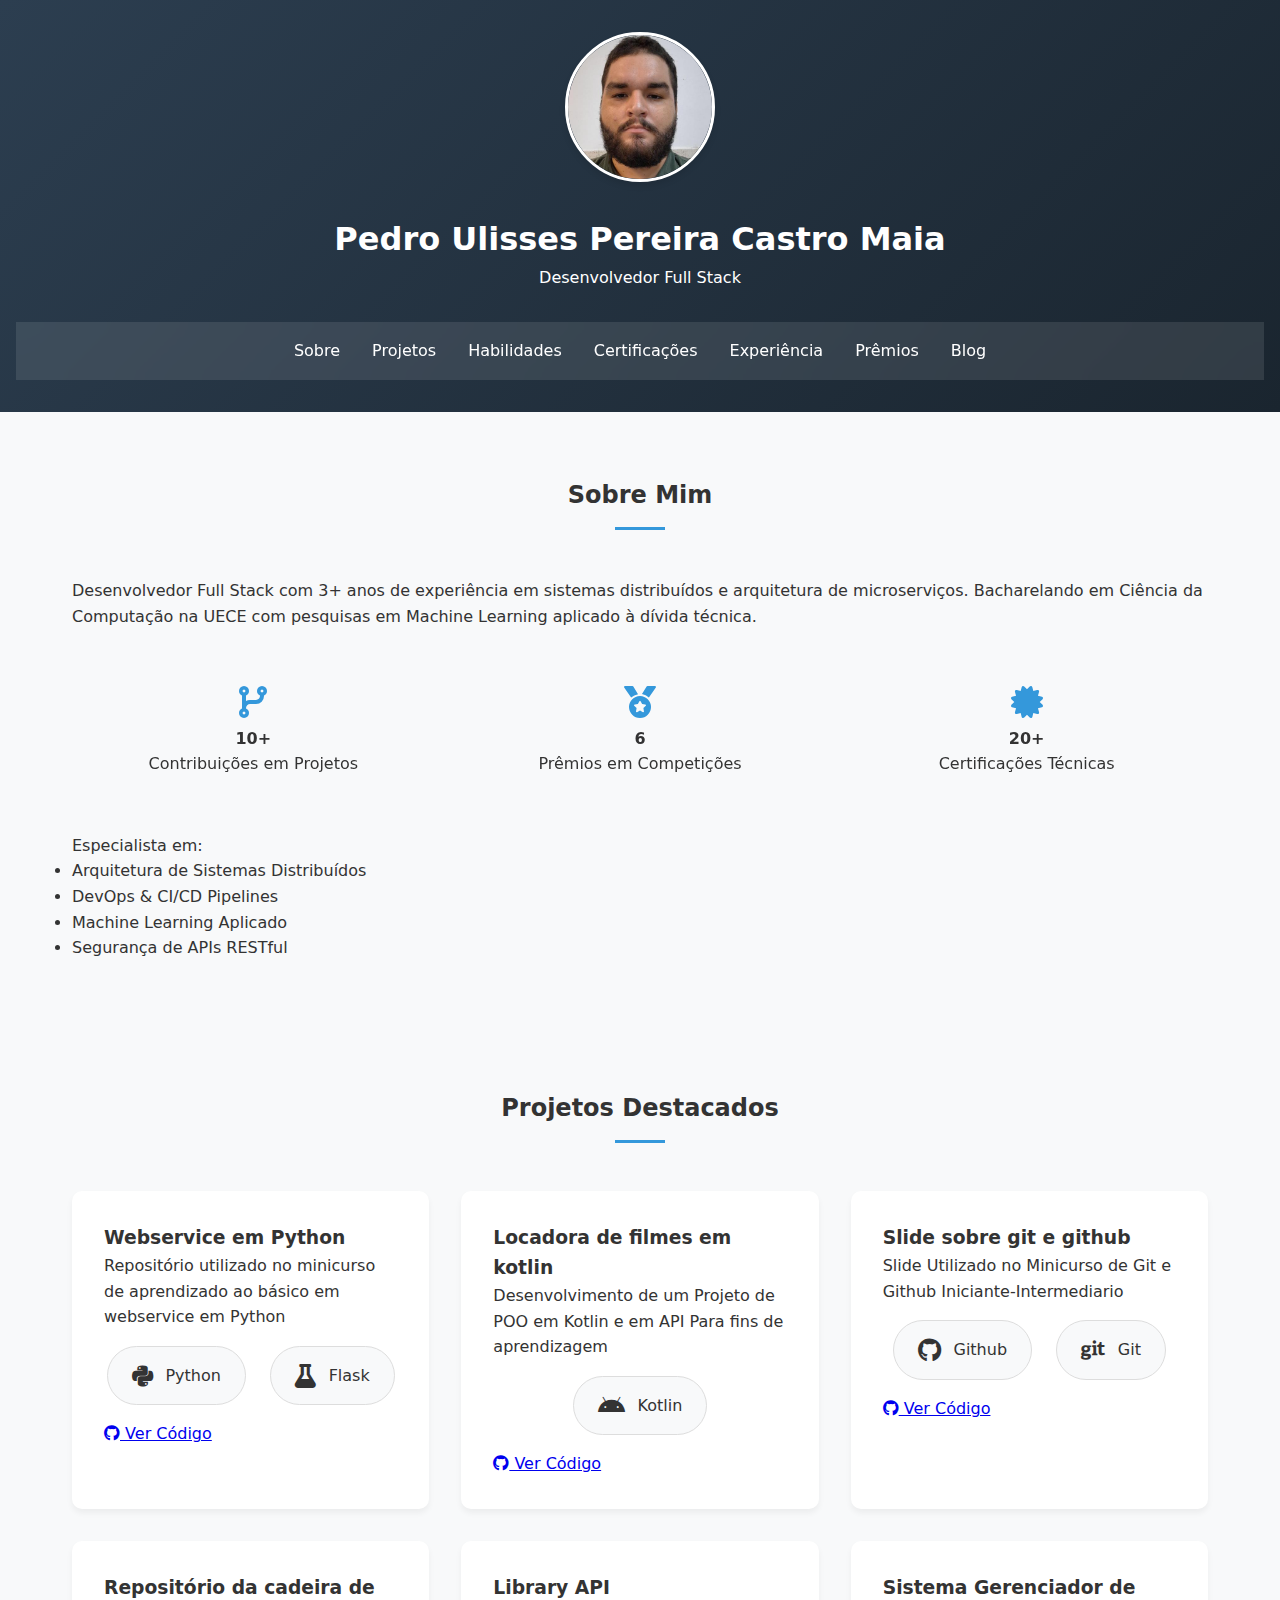
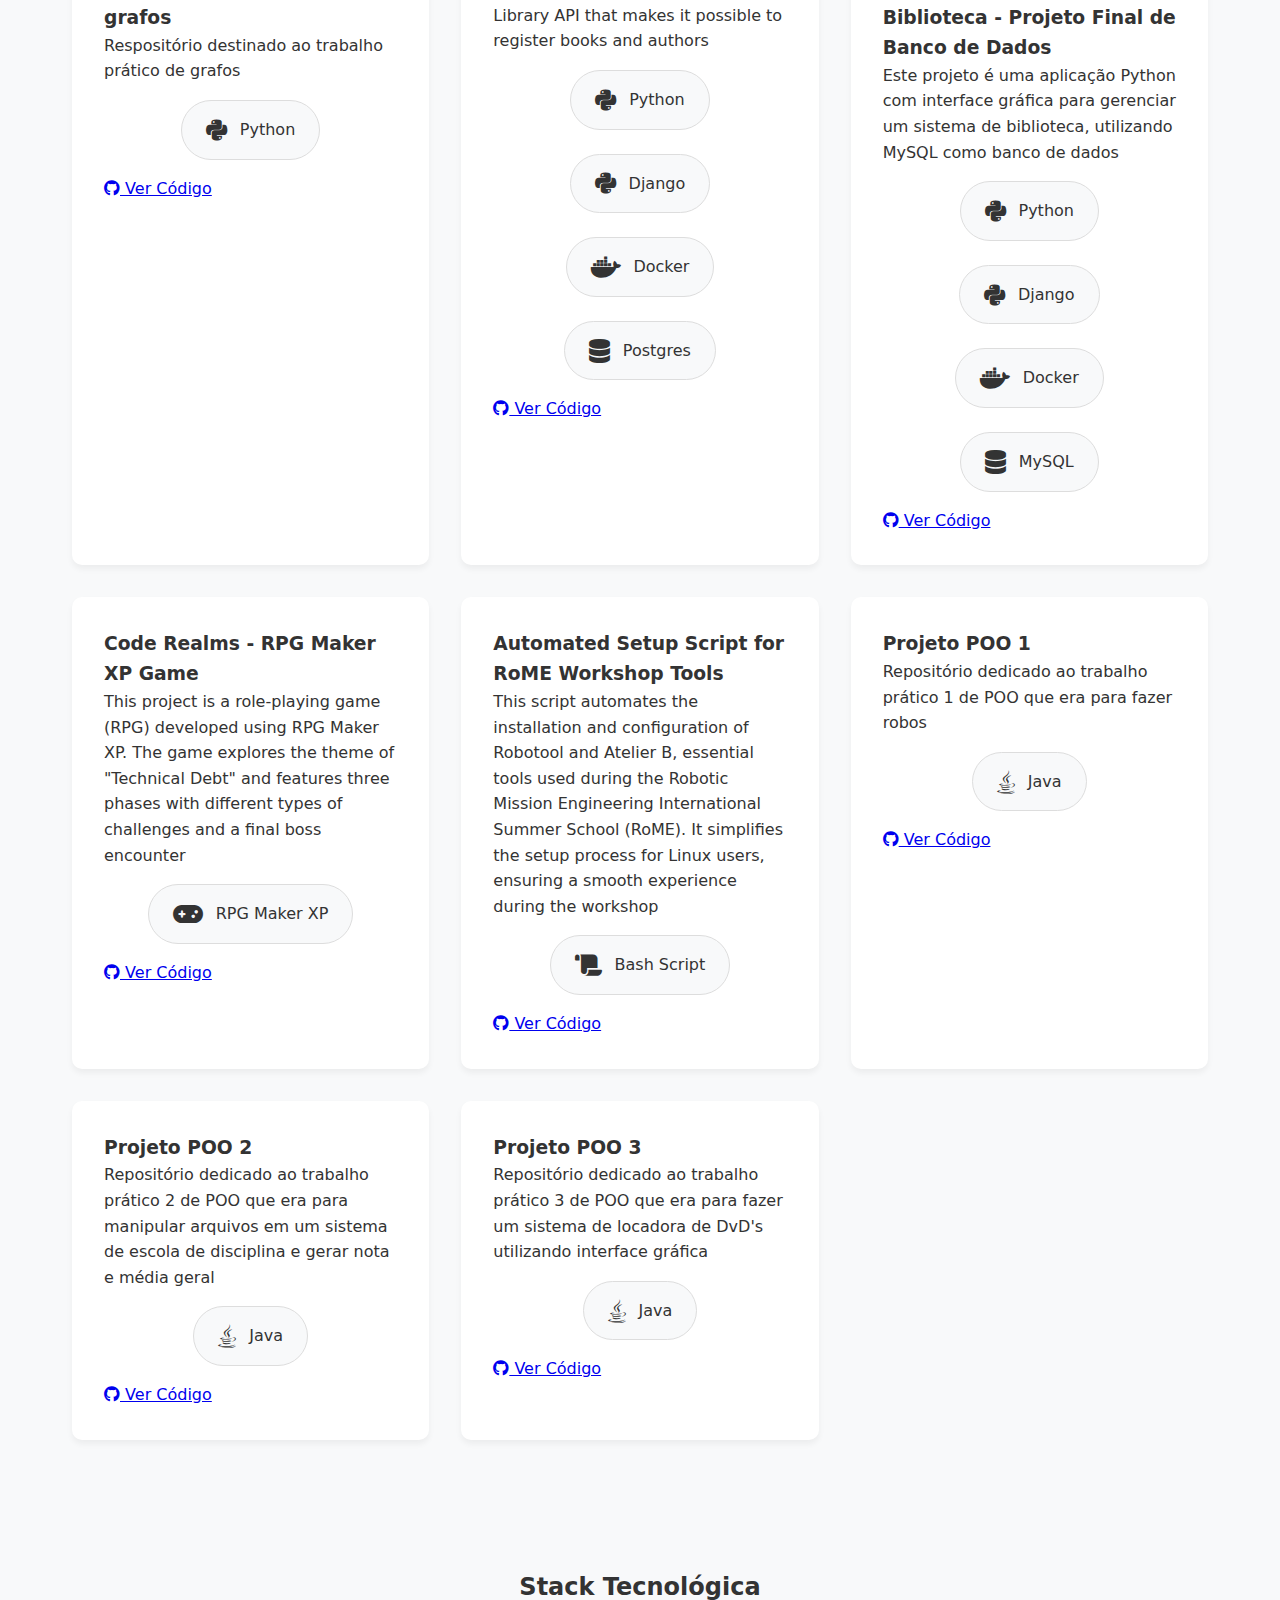
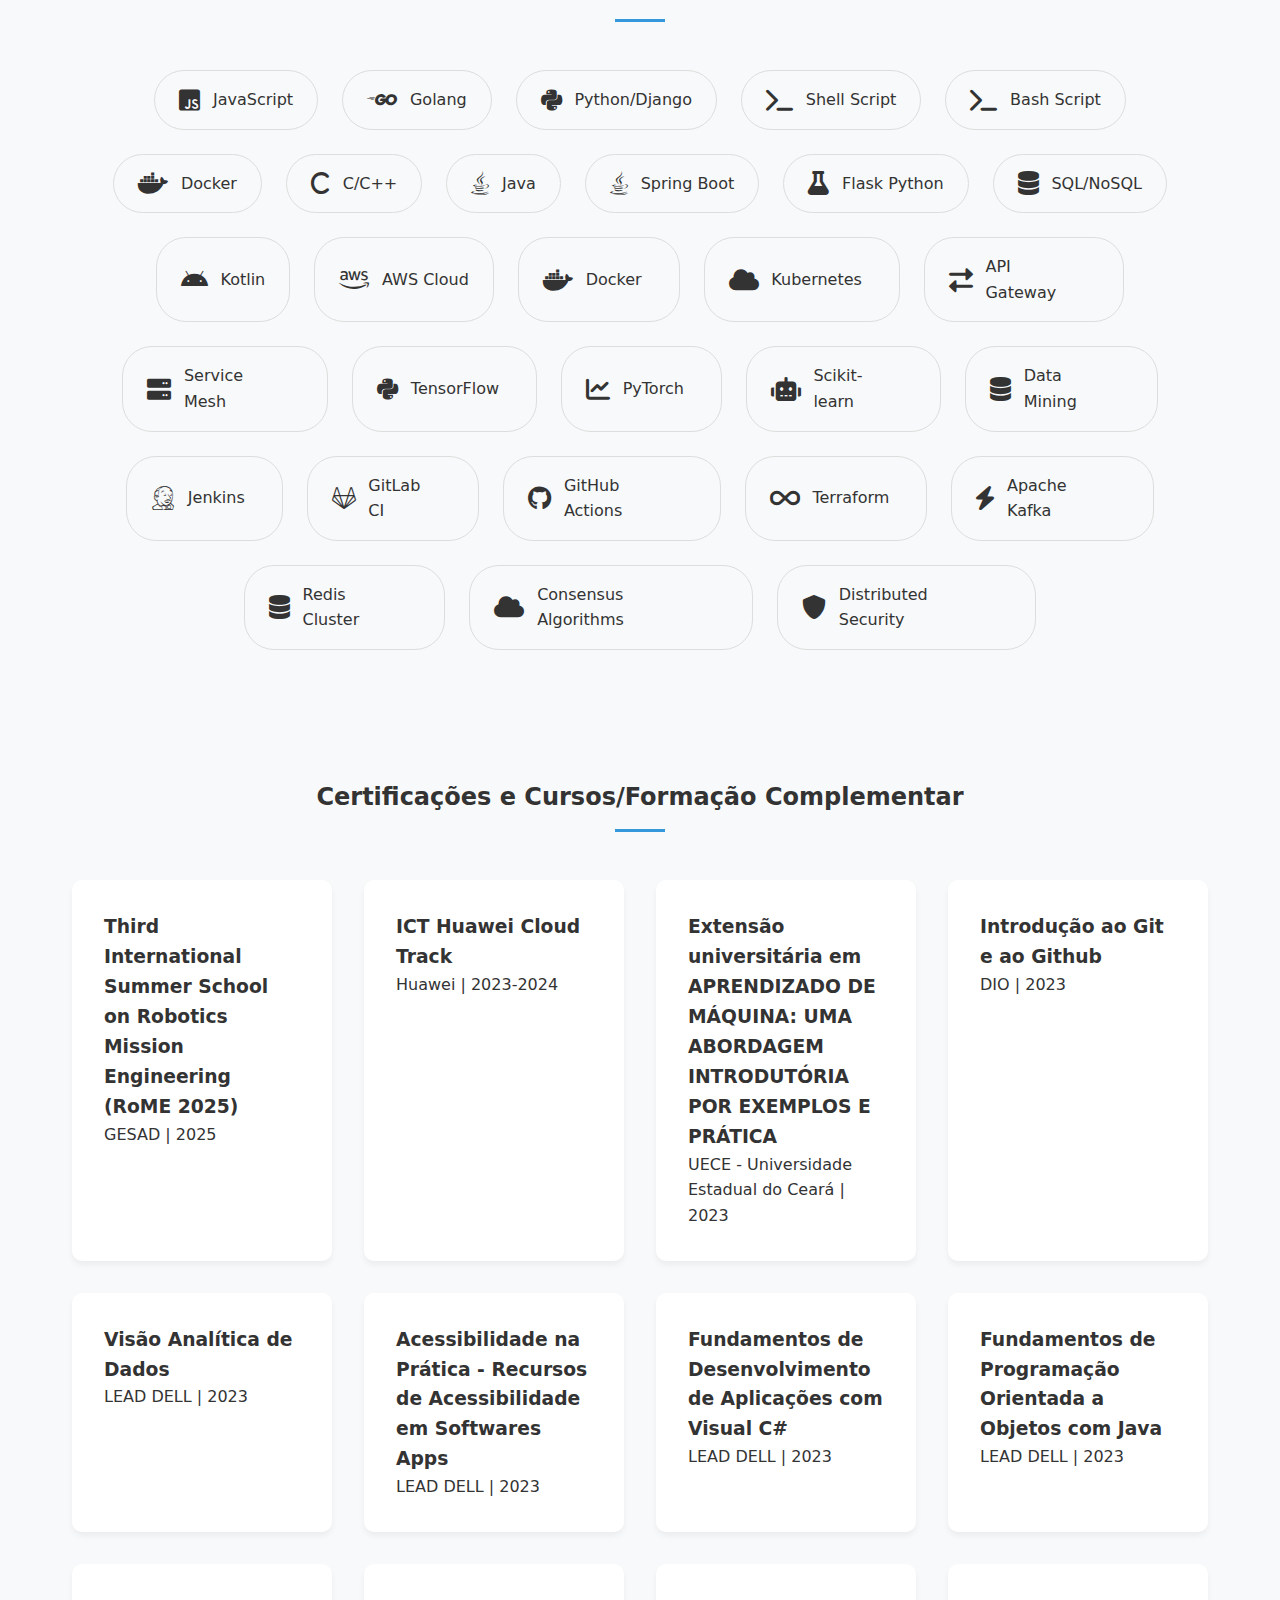
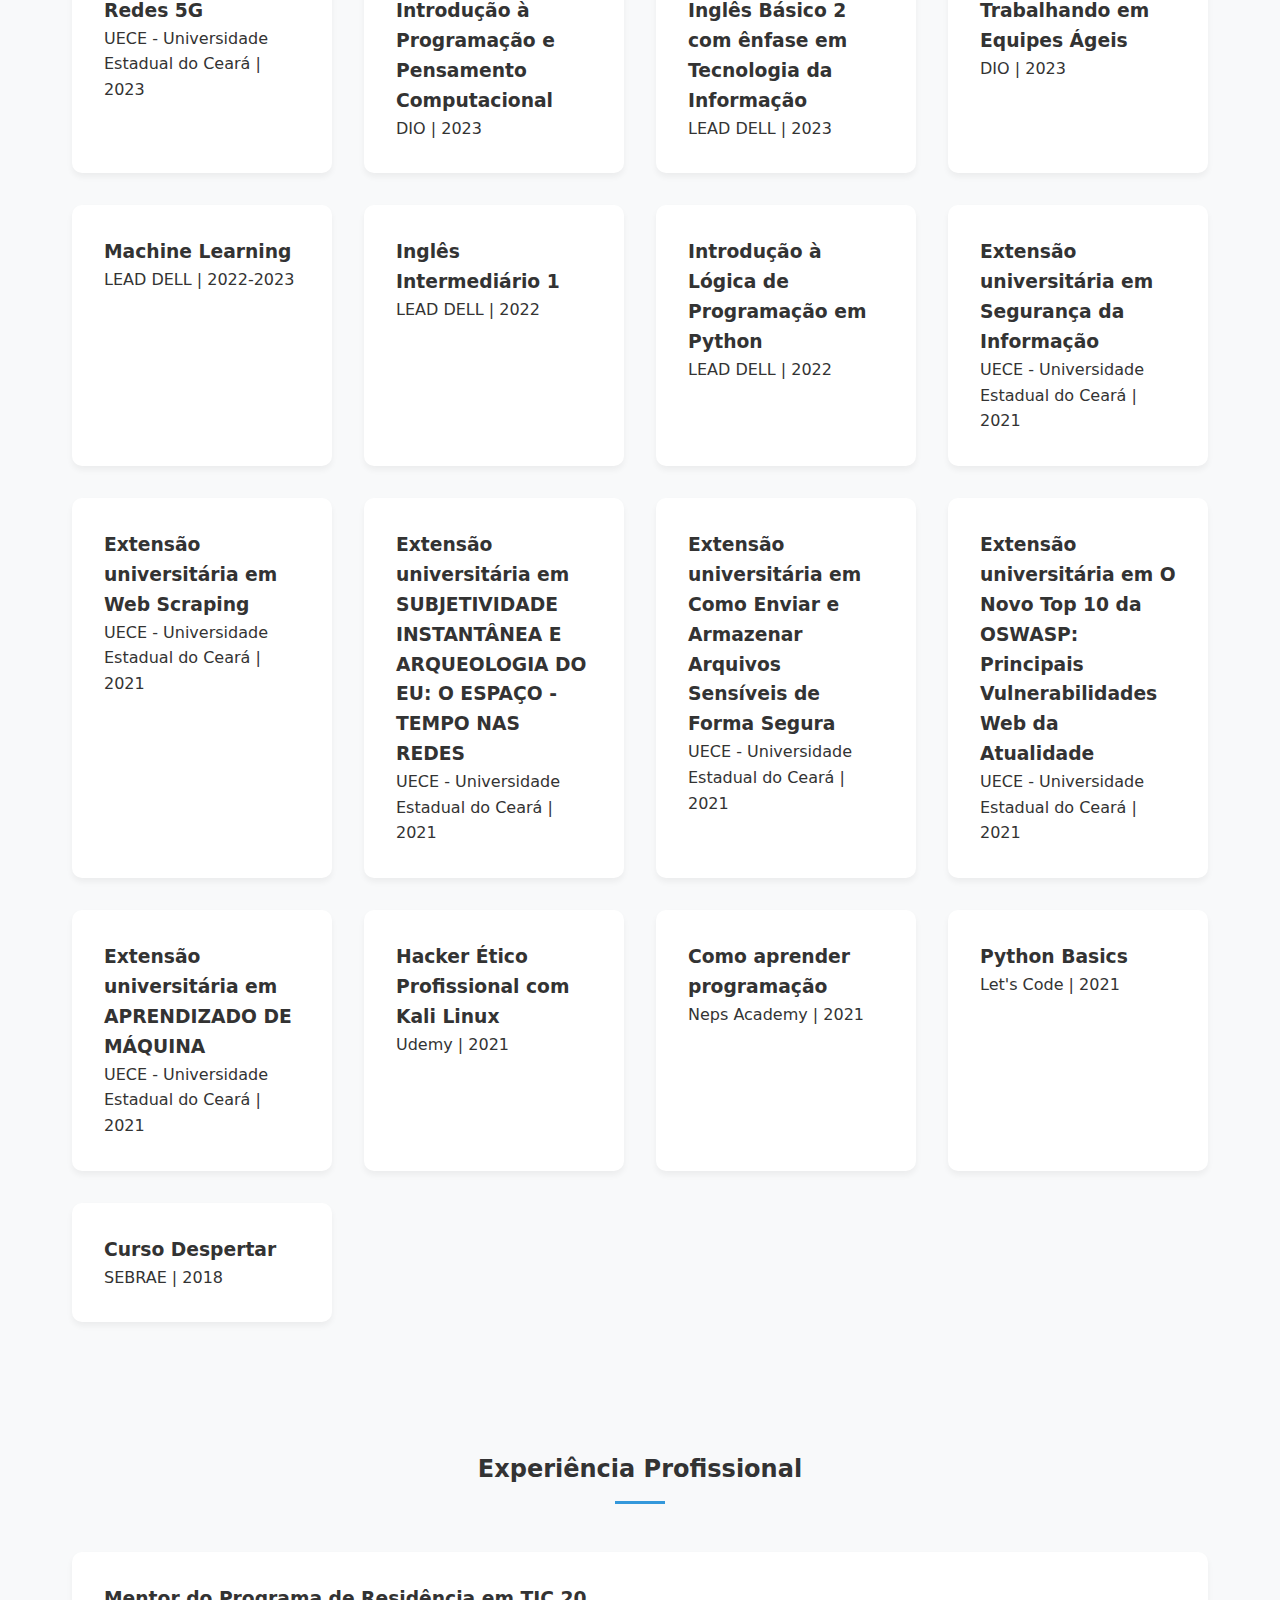
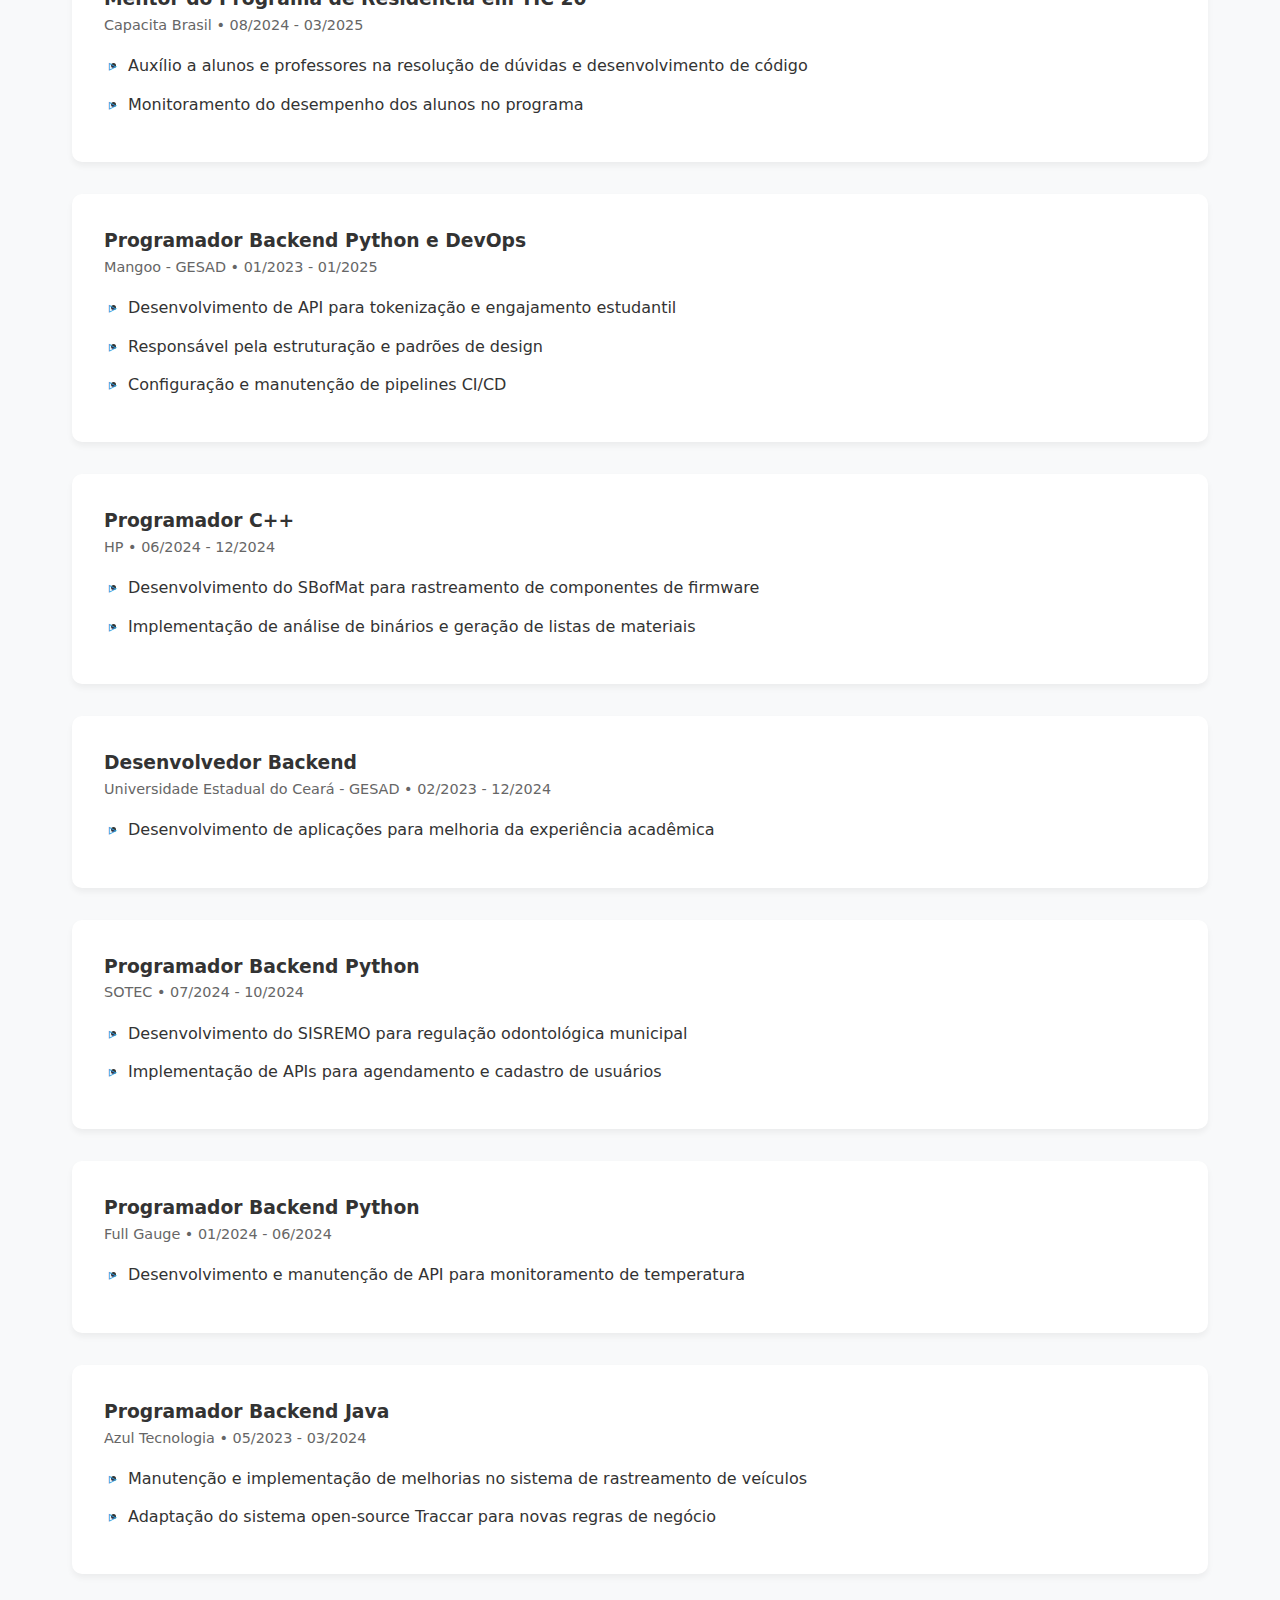
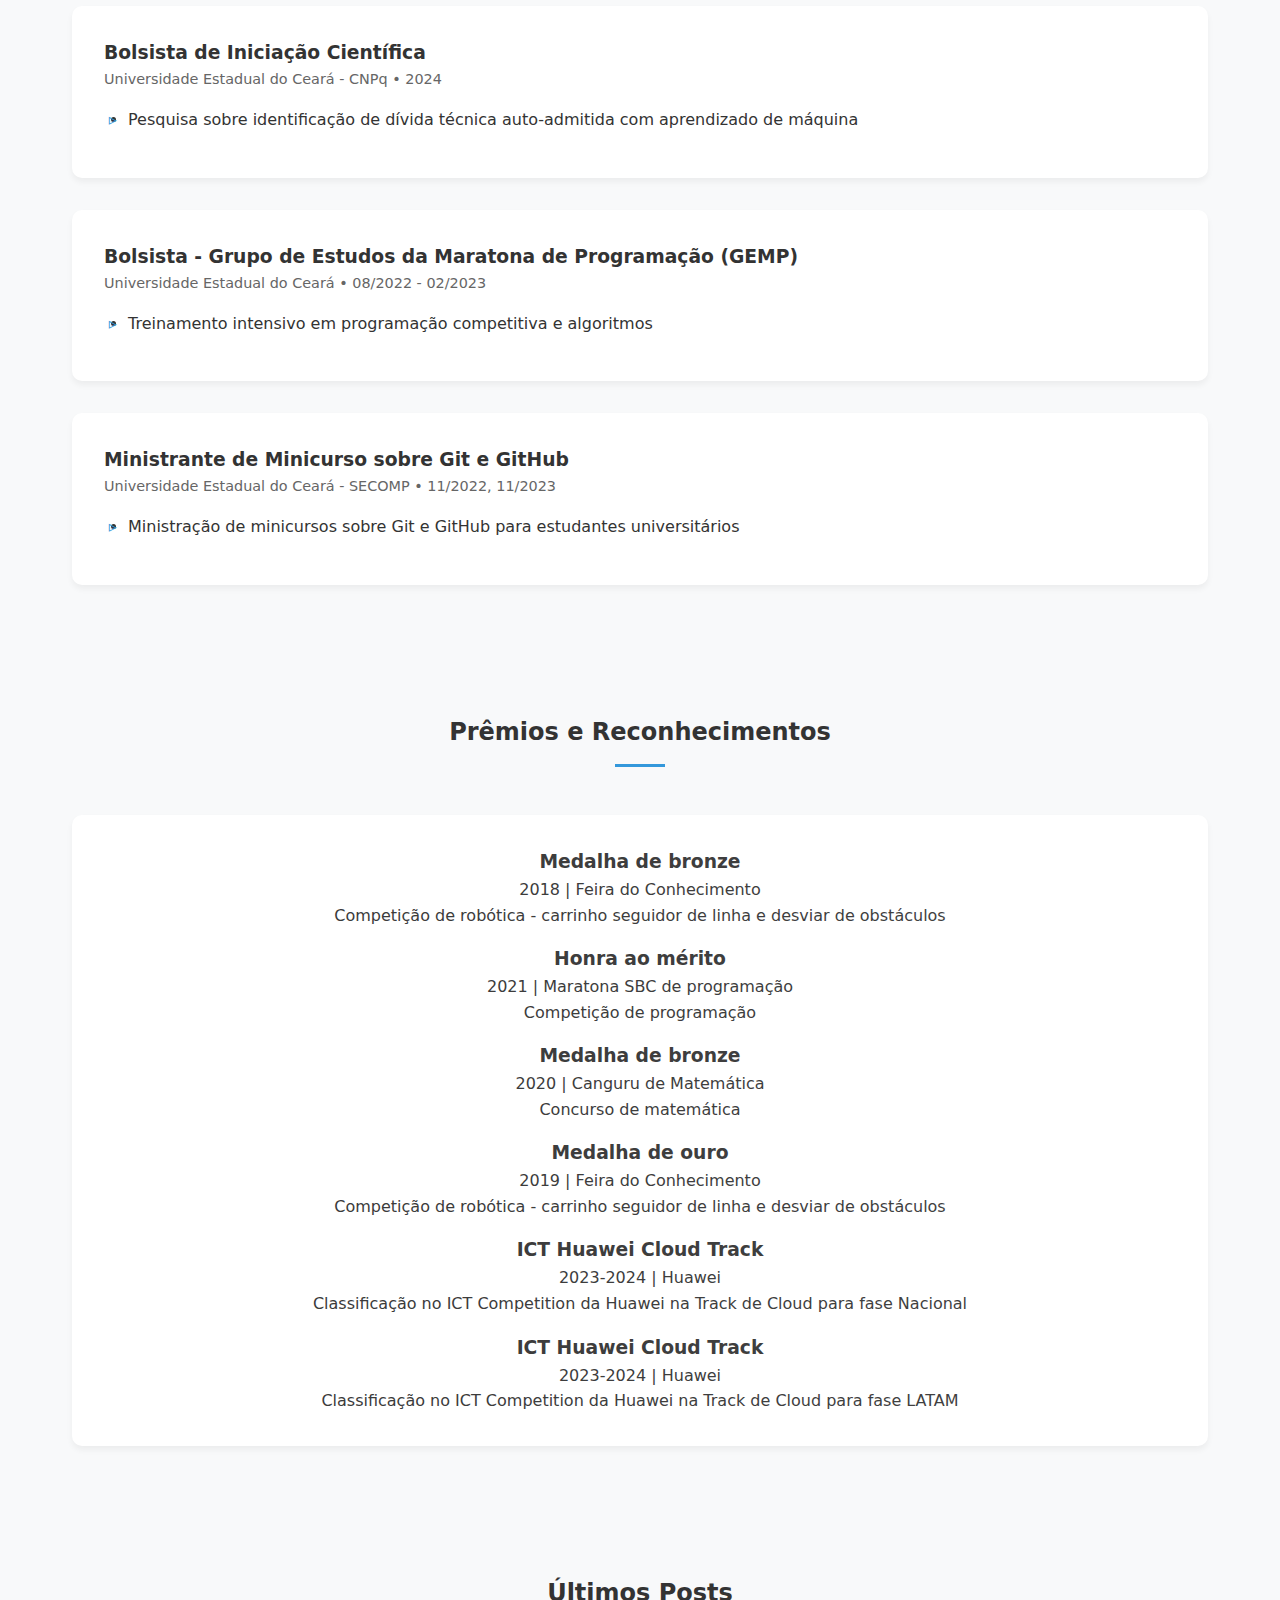
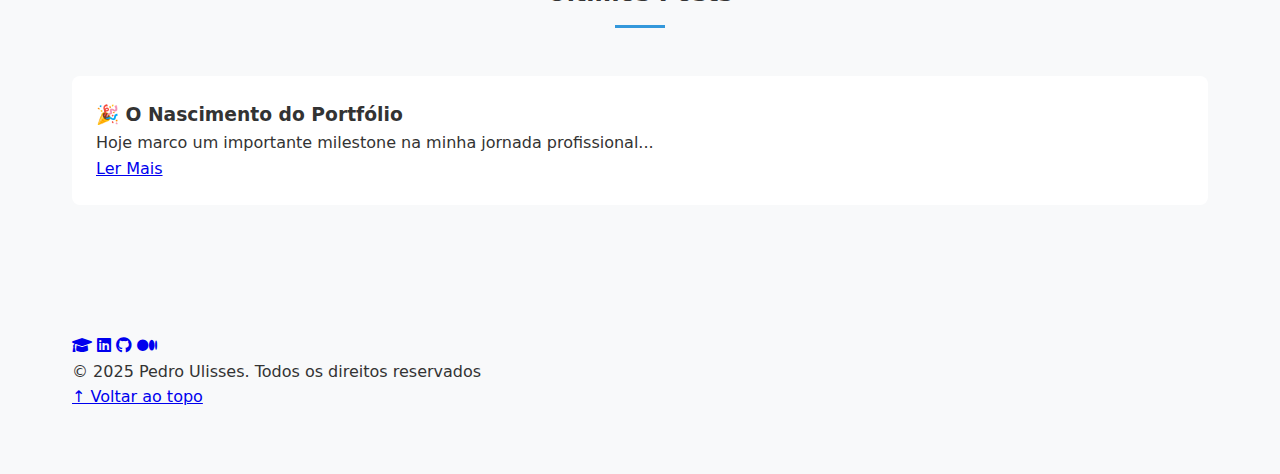
<file: index.html>
<!DOCTYPE html>
<html lang="pt-BR" id="top">

<head>
    <meta charset="UTF-8">
    <meta name="viewport" content="width=device-width, initial-scale=1.0">
    <title>Portfólio - Pedro Ulisses</title>
    <link rel="stylesheet" href="https://cdnjs.cloudflare.com/ajax/libs/font-awesome/6.0.0/css/all.min.css">
    <link rel="stylesheet" href="css/main.css">
    <meta name="description"
        content="Portfólio de Pedro Ulisses - Desenvolvedor Full Stack com experiência em sistemas distribuídos, DevOps e Machine Learning.">
    <meta name="author" content="Pedro Ulisses">
    <meta name="keywords" content="Pedro Ulisses, Portfólio, Desenvolvimento, Projetos, DevOps, Machine Learning">
</head>

<body>
    <div id="header"></div>
    <main>
        <div id="sobre"></div>
        <div id="projetos"></div>
        <div id="conhecimentos"></div>
        <div id="certificacoes"></div>
        <div id="experiencia"></div>
        <div id="premios"></div>
        <div id="blog"></div>
    </main>
    <div id="footer"></div>

    <script src="js/scripts.js"></script>
</body>

</html>
</file>
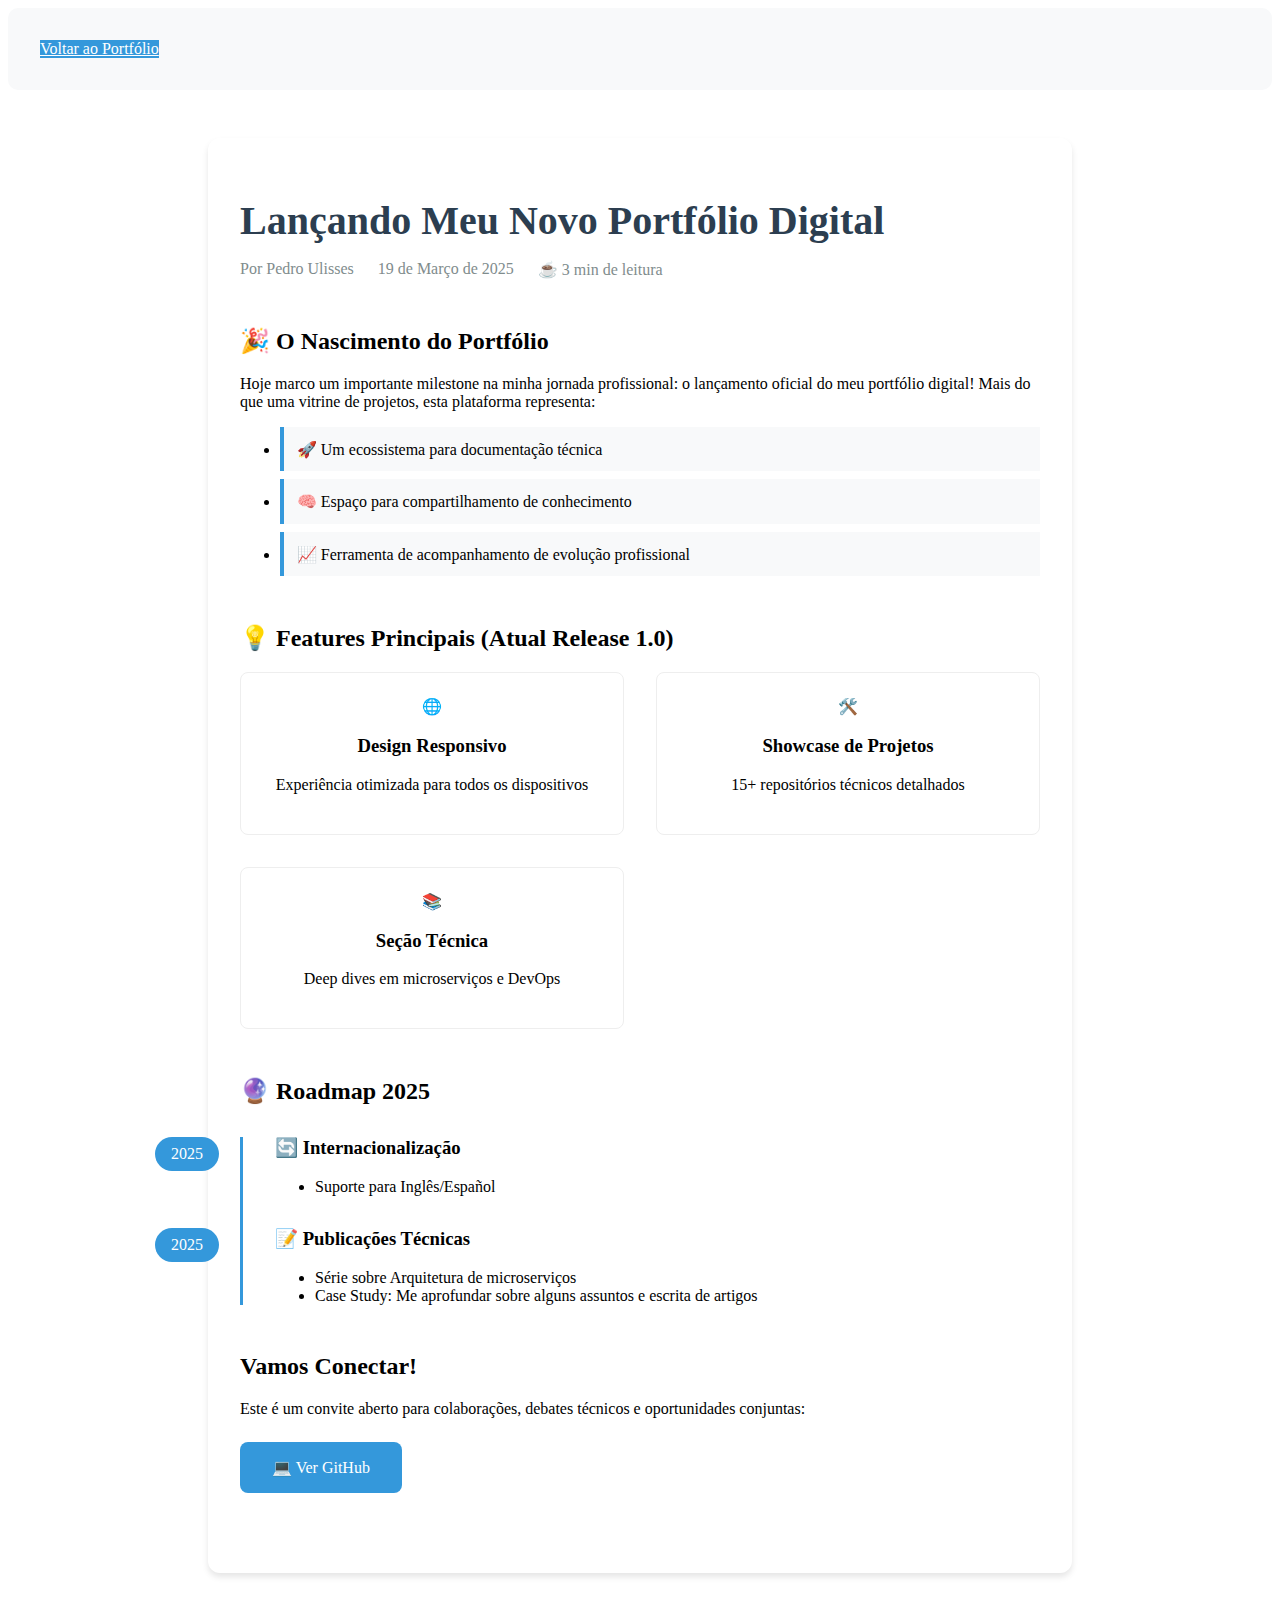
<file: blog/post1.html>
<!DOCTYPE html>
<html lang="pt-BR">
<head>
    <meta charset="UTF-8">
    <meta name="viewport" content="width=device-width, initial-scale=1.0">
    <title>Novo Portfólio e Planos Futuros | Pedro Ulisses</title>
    <link rel="stylesheet" href="../css/blog-styles.css">
</head>
<body>
    <nav class="post-navigation">
        <a href="../index.html#blog" class="back-button">
            <i class="fas fa-arrow-left"></i>
            Voltar ao Portfólio
        </a>
    </nav>
    <article class="blog-post">
        <header class="post-header">
            <h1>Lançando Meu Novo Portfólio Digital</h1>
            <div class="post-meta">
                <span class="author">Por Pedro Ulisses</span>
                <span class="date">19 de Março de 2025</span>
                <span class="reading-time">☕️ 3 min de leitura</span>
            </div>
        </header>

        <div class="post-content">

            <section class="post-section">
                <h2>🎉 O Nascimento do Portfólio</h2>
                <p>Hoje marco um importante milestone na minha jornada profissional: o lançamento oficial do meu portfólio digital! Mais do que uma vitrine de projetos, esta plataforma representa:</p>
                <ul class="styled-list">
                    <li>🚀 Um ecossistema para documentação técnica</li>
                    <li>🧠 Espaço para compartilhamento de conhecimento</li>
                    <li>📈 Ferramenta de acompanhamento de evolução profissional</li>
                </ul>
            </section>

            <section class="post-section">
                <h2>💡 Features Principais (Atual Release 1.0)</h2>
                <div class="features-grid">
                    <div class="feature-card">
                        <div class="feature-icon">🌐</div>
                        <h3>Design Responsivo</h3>
                        <p>Experiência otimizada para todos os dispositivos</p>
                    </div>
                    <div class="feature-card">
                        <div class="feature-icon">🛠️</div>
                        <h3>Showcase de Projetos</h3>
                        <p>15+ repositórios técnicos detalhados</p>
                    </div>
                    <div class="feature-card">
                        <div class="feature-icon">📚</div>
                        <h3>Seção Técnica</h3>
                        <p>Deep dives em microserviços e DevOps</p>
                    </div>
                </div>
            </section>

            <section class="post-section">
                <h2>🔮 Roadmap 2025</h2>
                <div class="roadmap-timeline">
                    <div class="timeline-item">
                        <div class="timeline-date">2025</div>
                        <div class="timeline-content">
                            <h3>🔄 Internacionalização</h3>
                            <ul>
                                <li>Suporte para Inglês/Español</li>
                            </ul>
                        </div>
                    </div>
                    <div class="timeline-item">
                        <div class="timeline-date">2025</div>
                        <div class="timeline-content">
                            <h3>📝 Publicações Técnicas</h3>
                            <ul>
                                <li>Série sobre Arquitetura de microserviços</li>
                                <li>Case Study: Me aprofundar sobre alguns assuntos e escrita de artigos</li>
                            </ul>
                        </div>
                    </div>
                </div>
            </section>

            <section class="post-section cta-section">
                <h2>Vamos Conectar!</h2>
                <p>Este é um convite aberto para colaborações, debates técnicos e oportunidades conjuntas:</p>
                <div class="cta-buttons">
                    <a href="https://github.com/pedroulissespu" class="cta-button">💻 Ver GitHub</a>
                </div>
            </section>
        </div>
    </article>
</body>
</html>
</file>
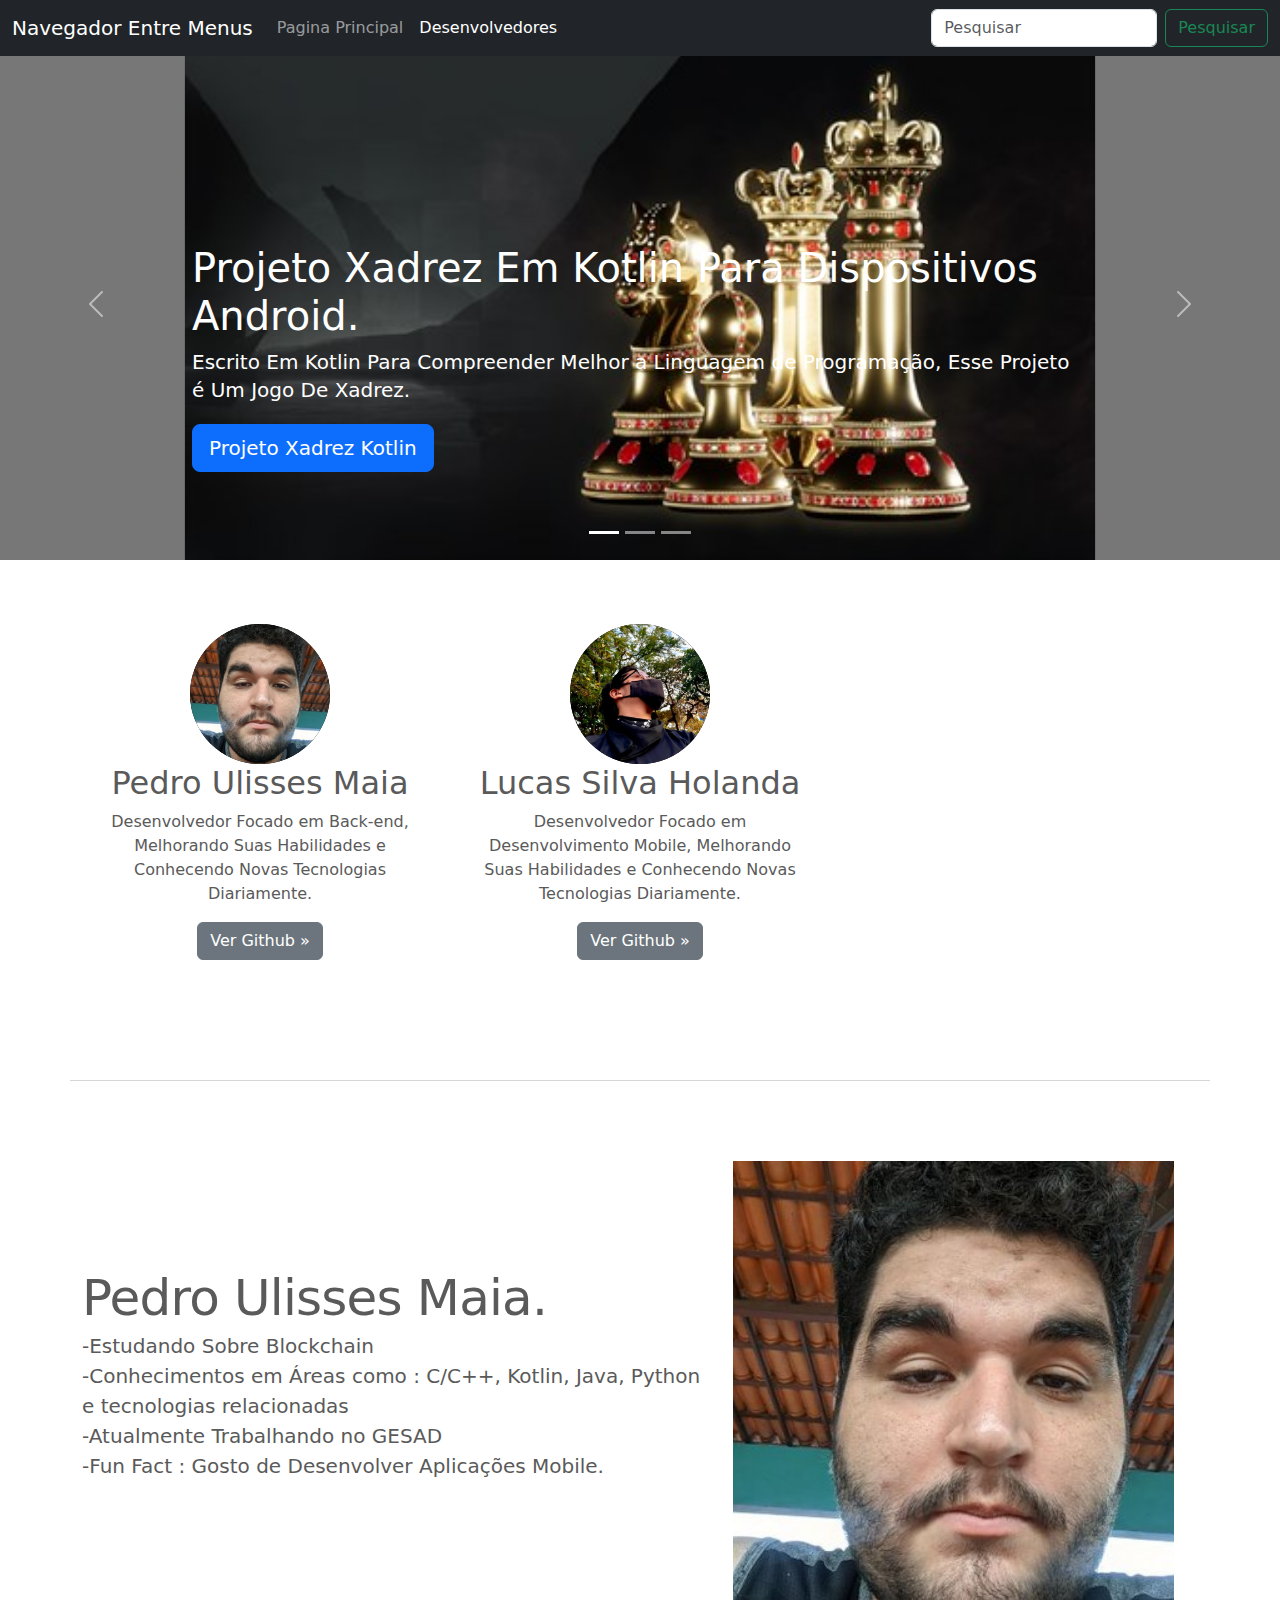
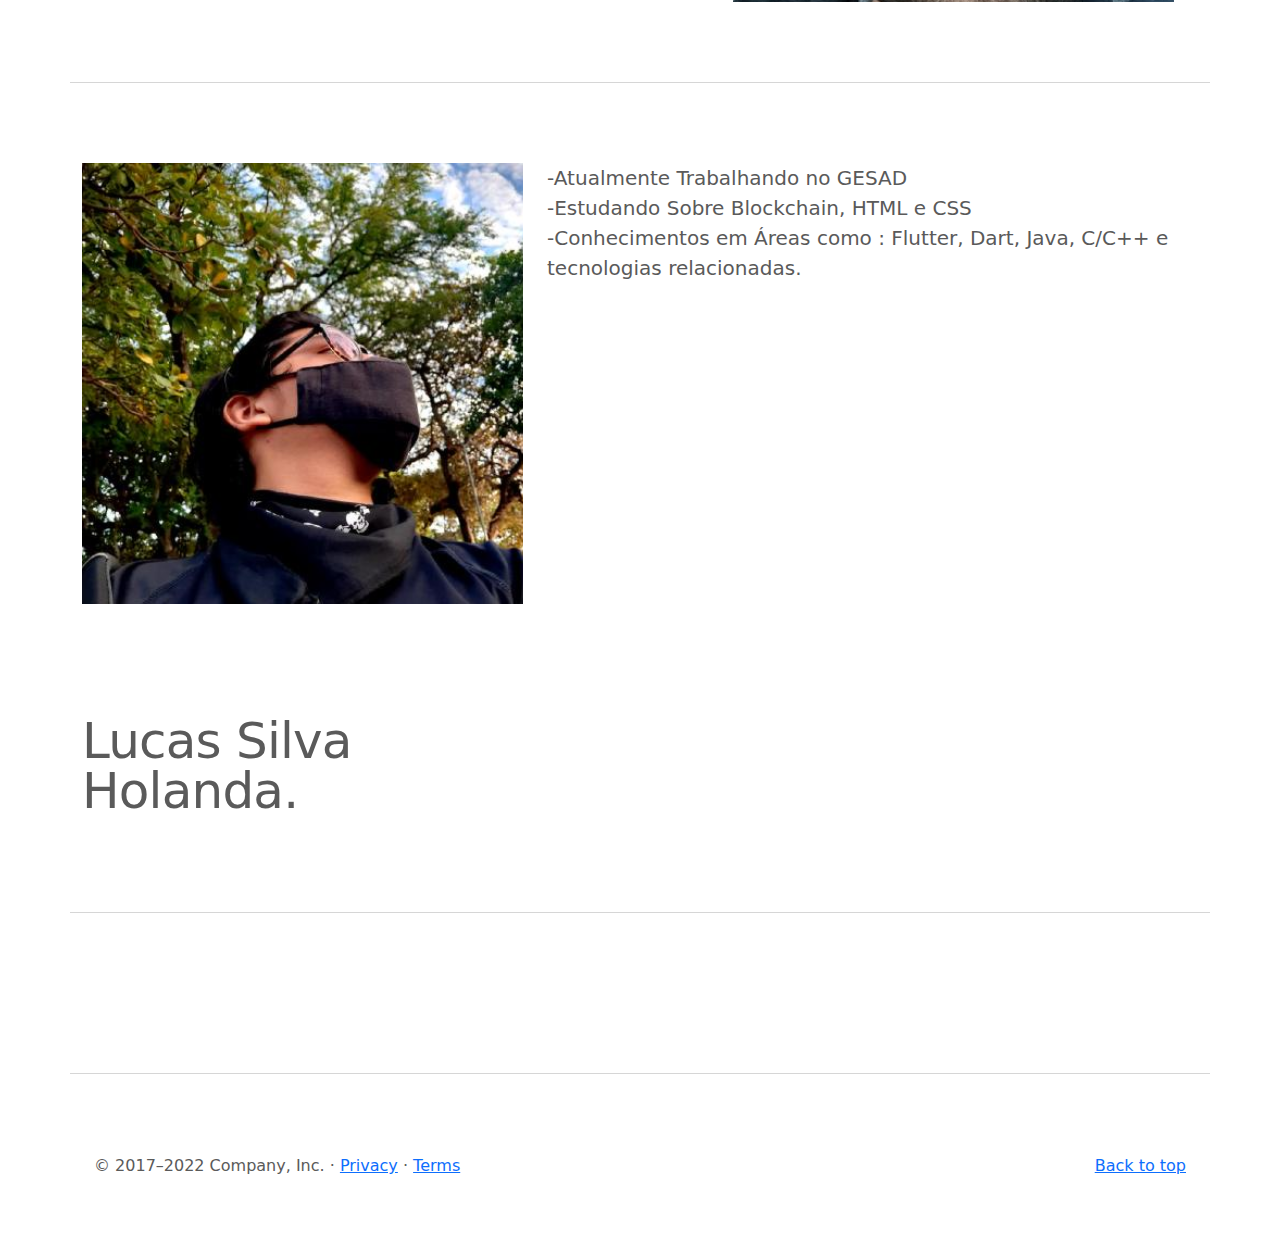
<file: src/html/DevelopersPage.html>
<!doctype html>
<html lang="en">
  <head>
    <meta charset="utf-8">
    <meta name="viewport" content="width=device-width, initial-scale=1">
    <meta name="description" content="">
    <meta name="author" content="Mark Otto, Jacob Thornton, and Bootstrap contributors">
    <meta name="generator" content="Hugo 0.108.0">
    <title>Pagina de Desenvolvedores</title>

    <link rel="canonical" href="https://getbootstrap.com/docs/5.3/examples/carousel/">
<link href="../assets/dist/css/bootstrap.min.css" rel="stylesheet">

    <style>
      .bd-placeholder-img {
        font-size: 1.125rem;
        text-anchor: middle;
        -webkit-user-select: none;
        -moz-user-select: none;
        user-select: none;
      }

      @media (min-width: 768px) {
        .bd-placeholder-img-lg {
          font-size: 3.5rem;
        }
      }

      .b-example-divider {
        height: 3rem;
        background-color: rgba(0, 0, 0, .1);
        border: solid rgba(0, 0, 0, .15);
        border-width: 1px 0;
        box-shadow: inset 0 .5em 1.5em rgba(0, 0, 0, .1), inset 0 .125em .5em rgba(0, 0, 0, .15);
      }

      .b-example-vr {
        flex-shrink: 0;
        width: 1.5rem;
        height: 100vh;
      }

      .bi {
        vertical-align: -.125em;
        fill: currentColor;
      }

      .nav-scroller {
        position: relative;
        z-index: 2;
        height: 2.75rem;
        overflow-y: hidden;
      }

      .nav-scroller .nav {
        display: flex;
        flex-wrap: nowrap;
        padding-bottom: 1rem;
        margin-top: -1px;
        overflow-x: auto;
        text-align: center;
        white-space: nowrap;
        -webkit-overflow-scrolling: touch;
      }
    </style>
    <link href="../css/carousel.css" rel="stylesheet">
  </head>
  <body>
    
<header>
  <nav class="navbar navbar-expand-md navbar-dark fixed-top bg-dark">
    <div class="container-fluid">
      <a class="navbar-brand" href="#">Navegador Entre Menus</a>
      <button class="navbar-toggler" type="button" data-bs-toggle="collapse" data-bs-target="#navbarCollapse" aria-controls="navbarCollapse" aria-expanded="false" aria-label="Toggle navigation">
        <span class="navbar-toggler-icon"></span>
      </button>
      <div class="collapse navbar-collapse" id="navbarCollapse">
        <ul class="navbar-nav me-auto mb-2 mb-md-0">
          <li class="nav-item">
            <a class="nav-link" href="../../index.html">Pagina Principal</a>
          </li>
          <li class="nav-item">
            <a class="nav-link active" aria-current="page" href="#">Desenvolvedores</a>
          </li>
        </ul>
        <form class="d-flex" role="search">
          <input class="form-control me-2" type="search" placeholder="Pesquisar" aria-label="Search">
          <button class="btn btn-outline-success" type="submit">Pesquisar</button>
        </form>
      </div>
    </div>
  </nav>
</header>

<main>

  <div id="myCarousel" class="carousel slide" data-bs-ride="carousel">
    <div class="carousel-indicators">
      <button type="button" data-bs-target="#myCarousel" data-bs-slide-to="0" class="active" aria-current="true" aria-label="Slide 1"></button>
      <button type="button" data-bs-target="#myCarousel" data-bs-slide-to="1" aria-label="Slide 2"></button>
      <button type="button" data-bs-target="#myCarousel" data-bs-slide-to="2" aria-label="Slide 3"></button>
    </div>
    <div class="carousel-inner">
      <div class="carousel-item active">
        <svg class="bd-placeholder-img" width="100%" height="100%" xmlns="http://www.w3.org/2000/svg" aria-hidden="true" preserveAspectRatio="xMidYMid slice" focusable="false"><rect width="100%" height="100%" fill="#777"/><image href="../images/Checkmate2.jpg" width="100%" height="100%"/></svg>
        <div class="container">
          <div class="carousel-caption text-start">
            <h1>Projeto Xadrez Em Kotlin Para Dispositivos Android.</h1>
            <p>Escrito Em Kotlin Para Compreender Melhor a Linguagem de Programação, Esse Projeto é Um Jogo De Xadrez.</p>
            <p><a class="btn btn-lg btn-primary" href="https://github.com/pedroulissespu/Projeto-Xadrez-Kotlin">Projeto Xadrez Kotlin</a></p>
          </div>
        </div>
      </div>
      <div class="carousel-item">
        <svg class="bd-placeholder-img" width="100%" height="100%" xmlns="http://www.w3.org/2000/svg" aria-hidden="true" preserveAspectRatio="xMidYMid slice" focusable="false"><rect width="100%" height="100%" fill="#777"/><image href="../images/114670798.jpeg" width="100%" height="100%"/></svg>
        <div class="container">
          <div class="carousel-caption">
            <h1>README Lucas Holanda.</h1>
            <p>Página Direcional à um Repositório Sobre Lucas Silva Holanda e de Brinde Sobre Ele.</p>
            <p><a class="btn btn-lg btn-primary" href="https://github.com/LuikHol/LuikHol">Lucas Holanda</a></p>
          </div>
        </div>
      </div>
      <div class="carousel-item">
        <svg class="bd-placeholder-img" width="100%" height="100%" xmlns="http://www.w3.org/2000/svg" aria-hidden="true" preserveAspectRatio="xMidYMid slice" focusable="false"><rect width="100%" height="100%" fill="#777"/><image href="../images/Captura de tela de 2023-03-23 11-07-58.png" width="100%" height="100%"/></svg>
        <div class="container">
          <div class="carousel-caption text-end">
            <h1>Site.</h1>
            <p>Esse Site.</p>
            <p><a class="btn btn-lg btn-primary" href="https://pedroulissespu.github.io/">Esse Site</a></p>
          </div>
        </div>
      </div>
    </div>
    <button class="carousel-control-prev" type="button" data-bs-target="#myCarousel" data-bs-slide="prev">
      <span class="carousel-control-prev-icon" aria-hidden="true"></span>
      <span class="visually-hidden">Previous</span>
    </button>
    <button class="carousel-control-next" type="button" data-bs-target="#myCarousel" data-bs-slide="next">
      <span class="carousel-control-next-icon" aria-hidden="true"></span>
      <span class="visually-hidden">Next</span>
    </button>
  </div>

  <div class="container marketing">
    <div class="row">
      <div class="col-lg-4">
        <svg class="bd-placeholder-img rounded-circle" width="140" height="140" xmlns="http://www.w3.org/2000/svg" role="img" aria-label="Placeholder: 140x140" preserveAspectRatio="xMidYMid slice" focusable="false"><title>Placeholder</title><rect width="100%" height="100%" fill=""/>
        <image href="../images/C26T6uPX_400x400.jpg" alt="Pedro Ulisses" width="140" height="140"/></svg>
        <h2 class="fw-normal">Pedro Ulisses Maia</h2>
        <p>Desenvolvedor Focado em Back-end, Melhorando Suas Habilidades e Conhecendo Novas Tecnologias Diariamente.</p>
        <p><a class="btn btn-secondary" href="https://github.com/pedroulissespu">Ver Github &raquo;</a></p>
      </div>
      <div class="col-lg-4">
        <svg class="bd-placeholder-img rounded-circle" width="140" height="140" xmlns="https://avatars.githubusercontent.com/u/114670798" role="img" aria-label="Placeholder: 140x140" preserveAspectRatio="xMidYMid slice" focusable="false"><title>Placeholder</title><rect width="100%" height="100%"/>
        <image href="../images/114670798.jpeg" alt="Lucas Holanda" width="140" height="140"/>
        </svg>
        <h2 class="fw-normal">Lucas Silva Holanda</h2>
        <p>Desenvolvedor Focado em Desenvolvimento Mobile, Melhorando Suas Habilidades e Conhecendo Novas Tecnologias Diariamente.</p>
        <p><a class="btn btn-secondary" href="https://github.com/LuikHol">Ver Github &raquo;</a></p>
      </div>

    <hr class="featurette-divider">

    <div class="row featurette">
      <div class="col-md-7">
        <h2 class="featurette-heading fw-normal lh-1">Pedro Ulisses Maia. <span class="text-muted"></span></h2>
        <p class="lead">-Estudando Sobre Blockchain<br>-Conhecimentos em Áreas como : C/C++, Kotlin, Java, Python e tecnologias relacionadas<br>-Atualmente Trabalhando no GESAD<br>-Fun Fact : Gosto de Desenvolver Aplicações Mobile.</p>
      </div>
      <div class="col-md-5">
        <svg class="bd-placeholder-img bd-placeholder-img-lg featurette-image img-fluid mx-auto" width="500" height="500" xmlns="http://www.w3.org/2000/svg" role="img" aria-label="Placeholder: 500x500" preserveAspectRatio="xMidYMid slice" focusable="false"><title>Placeholder</title><rect width="100%" height="100%" fill="#eee"/><image href="../images/C26T6uPX_400x400.jpg" alt="Pedro Ulisses" width="500" height="500"/></svg>
      </div>
    </div>

    <hr class="featurette-divider">

    <div class="row featurette">
      <div class="col-md-7 order-md-2">
       
        <p class="lead">-Atualmente Trabalhando no GESAD<br>-Estudando Sobre Blockchain, HTML e CSS<br>-Conhecimentos em Áreas como : Flutter, Dart, Java, C/C++ e tecnologias relacionadas.</p>
      </div>
      <div class="col-md-5 order-md-1">
        <figure>
          <svg class="bd-placeholder-img bd-placeholder-img-lg featurette-image img-fluid mx-auto" width="500" height="500" xmlns="http://www.w3.org/2000/svg" role="img" aria-label="Placeholder: 500x500" preserveAspectRatio="xMidYMid slice" focusable="false"><title>Placeholder</title><rect width="100%" height="100%" fill="#eee"/><image href="../images/CompressJPEG.online_500x500-image.png" alt="Lucas Holanda" width="500" height="500"/></svg>
          <figcaption>
            <h2 class="featurette-heading fw-normal lh-1">Lucas Silva Holanda. <span class="text-muted"></span></h2>
          </figcaption>
        </figure>
      </div>
    </div>

    <hr class="featurette-divider">

    <hr class="featurette-divider">

  </div>

  <footer class="container">
    <p class="float-end"><a href="#">Back to top</a></p>
    <p>&copy; 2017–2022 Company, Inc. &middot; <a href="#">Privacy</a> &middot; <a href="#">Terms</a></p>
  </footer>
</main>


    <script src="../assets/dist/js/bootstrap.bundle.min.js"></script>

      
  </body>
</html>
</file>
<file: css/blog-styles.css>
.blog-post {
    max-width: 800px;
    margin: 2rem auto;
    padding: 2rem;
    background: #fff;
    border-radius: 12px;
    box-shadow: 0 4px 6px rgba(0, 0, 0, 0.1);
}

.post-header h1 {
    font-size: 2.5rem;
    color: #2c3e50;
    margin-bottom: 1rem;
}

.post-meta {
    display: flex;
    gap: 1.5rem;
    color: #7f8c8d;
    margin-bottom: 2rem;
}

.post-featured-image {
    width: 100%;
    height: auto;
    border-radius: 8px;
    margin: 2rem 0;
}

.post-section {
    margin: 3rem 0;
}

.styled-list li {
    padding: 0.8rem;
    margin: 0.5rem 0;
    background: #f8f9fa;
    border-left: 4px solid #3498db;
}

.features-grid {
    display: grid;
    grid-template-columns: repeat(auto-fit, minmax(250px, 1fr));
    gap: 2rem;
}

.feature-card {
    padding: 1.5rem;
    border: 1px solid #eee;
    border-radius: 8px;
    text-align: center;
}

.roadmap-timeline {
    border-left: 3px solid #3498db;
    padding-left: 2rem;
}

.timeline-item {
    margin: 2rem 0;
    position: relative;
}

.timeline-date {
    position: absolute;
    left: -120px;
    top: 0;
    background: #3498db;
    color: white;
    padding: 0.5rem 1rem;
    border-radius: 20px;
}

.cta-buttons {
    display: flex;
    gap: 1rem;
    margin-top: 1.5rem;
}

.cta-button {
    padding: 1rem 2rem;
    background: #3498db;
    color: white;
    border-radius: 8px;
    text-decoration: none;
    transition: transform 0.3s ease;
}

.cta-button:hover {
    transform: translateY(-3px);
}

.post-navigation {
    display: flex;
    gap: 1rem;
    justify-content: space-between;
    margin-bottom: 3rem;
    padding: 2rem;
    background: #f8f9fa;
    border-radius: 10px;
}

.post-navigation .back-button {
    background: #3498db;
    color: white;
}

.post-navigation .back-button:hover {
    background: #2980b9;
}
</file>
<file: src/css/carousel.css>
/* GLOBAL STYLES
-------------------------------------------------- */
/* Padding below the footer and lighter body text */

body {
  padding-top: 3rem;
  padding-bottom: 3rem;
  color: #5a5a5a;
}


/* CUSTOMIZE THE CAROUSEL
-------------------------------------------------- */

/* Carousel base class */
.carousel {
  margin-bottom: 4rem;
}
/* Since positioning the image, we need to help out the caption */
.carousel-caption {
  bottom: 3rem;
  z-index: 10;
}

/* Declare heights because of positioning of img element */
.carousel-item {
  height: 32rem;
}


/* MARKETING CONTENT
-------------------------------------------------- */

/* Center align the text within the three columns below the carousel */
.marketing .col-lg-4 {
  margin-bottom: 1.5rem;
  text-align: center;
}
/* rtl:begin:ignore */
.marketing .col-lg-4 p {
  margin-right: .75rem;
  margin-left: .75rem;
}
/* rtl:end:ignore */


/* Featurettes
------------------------- */

.featurette-divider {
  margin: 5rem 0; /* Space out the Bootstrap <hr> more */
}

/* Thin out the marketing headings */
/* rtl:begin:remove */
.featurette-heading {
  letter-spacing: -.05rem;
}

/* rtl:end:remove */

/* RESPONSIVE CSS
-------------------------------------------------- */

@media (min-width: 40em) {
  /* Bump up size of carousel content */
  .carousel-caption p {
    margin-bottom: 1.25rem;
    font-size: 1.25rem;
    line-height: 1.4;
  }

  .featurette-heading {
    font-size: 50px;
  }
}

@media (min-width: 62em) {
  .featurette-heading {
    margin-top: 7rem;
  }
}
</file>
<file: css/main.css>
/* Variáveis CSS */
:root {
    --primary-color: #2c3e50;
    --secondary-color: #3498db;
    --light-gray: #f8f9fa;
    --text-color: #333;
    --transition: all 0.3s ease;
}

/* Reset e Estilos Base */
* {
    margin: 0;
    padding: 0;
    box-sizing: border-box;
}

body {
    font-family: 'Segoe UI', system-ui, sans-serif;
    line-height: 1.6;
    color: var(--text-color);
    background-color: var(--light-gray);
}

/* Header */
.header {
    background: linear-gradient(135deg, var(--primary-color), #1a252f);
    color: white;
    padding: 2rem 1rem;
    text-align: center;
}

.profile-img {
    width: 150px;
    height: 150px;
    border-radius: 50%;
    object-fit: cover;
    margin-bottom: 1.5rem;
    border: 3px solid white;
    box-shadow: 0 4px 6px rgba(0, 0, 0, 0.1);
}

/* Navegação */
.nav {
    background: rgba(255, 255, 255, 0.1);
    backdrop-filter: blur(10px);
    margin-top: 2rem;
}

.nav-list {
    display: flex;
    justify-content: center;
    list-style: none;
    padding: 1rem;
    gap: 2rem;
}

.nav a {
    color: white;
    text-decoration: none;
    font-weight: 500;
    transition: var(--transition);
}

.nav a:hover {
    color: var(--secondary-color);
}

/* Seções Comuns */
.section {
    padding: 4rem 2rem;
    max-width: 1200px;
    margin: 0 auto;
}

.section-title {
    text-align: center;
    margin-bottom: 3rem;
    position: relative;
    padding-bottom: 1rem;
}

.section-title::after {
    content: '';
    position: absolute;
    bottom: 0;
    left: 50%;
    transform: translateX(-50%);
    width: 50px;
    height: 3px;
    background: var(--secondary-color);
}

/* Cards */
.card {
    background: white;
    border-radius: 10px;
    padding: 2rem;
    box-shadow: 0 4px 6px rgba(0, 0, 0, 0.05);
    transition: var(--transition);
}

.card:hover {
    transform: translateY(-5px);
    box-shadow: 0 8px 15px rgba(0, 0, 0, 0.1);
}

/* Grids */
.grid {
    display: grid;
    gap: 2rem;
}

.projects-grid {
    grid-template-columns: repeat(auto-fit, minmax(300px, 1fr));
}

.certifications-grid {
    grid-template-columns: repeat(auto-fit, minmax(250px, 1fr));
}

/* Animações */
@keyframes fadeIn {
    from {
        opacity: 0;
        transform: translateY(20px);
    }

    to {
        opacity: 1;
        transform: translateY(0);
    }
}

.section {
    animation: fadeIn 0.6s ease-out;
}

/* Blog Preview */
.blog-posts {
    grid-template-columns: repeat(auto-fit, minmax(280px, 1fr));
}

.post-card {
    background: white;
    border-radius: 8px;
    overflow: hidden;
}

.post-image {
    height: 200px;
    object-fit: cover;
}

.post-content {
    padding: 1.5rem;
}

/* Responsividade */
@media (max-width: 768px) {
    .nav-list {
        flex-direction: column;
        text-align: center;
        gap: 1rem;
    }

    .profile-img {
        width: 120px;
        height: 120px;
    }
}

.premios-grid {
    grid-template-columns: repeat(auto-fit, minmax(320px, 1fr));
}

.premio-card {
    display: flex;
    flex-direction: column;
    gap: 1rem;
}

.premio-card img {
    height: 200px;
    object-fit: cover;
    border-radius: 8px 8px 0 0;
}

.no-image {
    padding-top: 2rem;
    text-align: center;
}

.no-image::before {
    content: "🏆";
    font-size: 3rem;
    display: block;
    margin-bottom: 1rem;
}

.artigos-grid {
    grid-template-columns: repeat(auto-fit, minmax(350px, 1fr));
}

.artigo-card {
    display: flex;
    flex-direction: column;
    gap: 1rem;
}

.artigo-header {
    border-bottom: 2px solid var(--secondary-color);
    padding-bottom: 0.5rem;
    margin-bottom: 1rem;
}

.meta {
    color: #666;
    font-size: 0.9em;
}

.artigo-links {
    display: flex;
    gap: 1rem;
    margin-top: auto;
}

/* Estilos para Projetos */
.projects-grid {
    grid-template-columns: repeat(auto-fit, minmax(300px, 1fr));
}

/* Estilos para Habilidades */
.skills-container {
    display: flex;
    flex-wrap: wrap;
    gap: 1.5rem;
    justify-content: center;
}

.skill-item {
    background: var(--light-gray);
    padding: 1rem 1.5rem;
    border-radius: 30px;
    display: flex;
    align-items: center;
    gap: 0.8rem;
    border: 1px solid #ddd;
    transition: var(--transition);
}

.skill-item:hover {
    background: white;
    box-shadow: 0 3px 10px rgba(0, 0, 0, 0.1);
}

.skill-item i {
    font-size: 1.5rem;
}

/* Estilos para Experiência */
.experience-list {
    padding-left: 1.5rem;
    margin-top: 1rem;
}

.experience-list li {
    margin-bottom: 0.8rem;
    position: relative;
}

.experience-list li::before {
    content: "▹";
    position: absolute;
    left: -1.2rem;
    color: var(--secondary-color);
}

/* Melhorias na Responsividade */
@media (max-width: 480px) {
    .skill-item {
        width: 100%;
        justify-content: center;
    }

    .contact-form {
        padding: 1.5rem;
    }
}

/* Seção Sobre */
.about-highlights {
    display: grid;
    grid-template-columns: repeat(auto-fit, minmax(180px, 1fr));
    gap: 1.5rem;
    margin: 2rem 0;
}

.highlight-card {
    background: rgba(255, 255, 255, 0.1);
    padding: 1.5rem;
    border-radius: 10px;
    text-align: center;
    backdrop-filter: blur(5px);
}

.highlight-card i {
    font-size: 2rem;
    color: var(--secondary-color);
    margin-bottom: 0.5rem;
}

/* Linha do Tempo */
.timeline {
    position: relative;
    padding-left: 2rem;
    border-left: 2px solid var(--secondary-color);
}

.timeline-item {
    margin-bottom: 3rem;
    position: relative;
}

.timeline-date {
    position: absolute;
    left: -6.5rem;
    top: 0;
    font-weight: 600;
    color: var(--primary-color);
}

.timeline-content {
    background: white;
    padding: 1.5rem;
    border-radius: 8px;
    box-shadow: 0 3px 10px rgba(0, 0, 0, 0.1);
}

/* Prêmios */
.premio-card {
    position: relative;
    overflow: hidden;
}

.premio-card::before {
    content: '';
    position: absolute;
    top: -50%;
    right: -50%;
    width: 200%;
    height: 200%;
    background: linear-gradient(45deg, transparent, rgba(255, 255, 255, 0.1));
    transform: rotate(45deg);
}

.gold {
    color: #FFD700;
}

.bronze {
    color: #CD7F32;
}

/* Footer */
.footer-content {
    display: grid;
    grid-template-columns: repeat(auto-fit, minmax(200px, 1fr));
    gap: 3rem;
}

.footer-col h4 {
    color: white;
    margin-bottom: 1rem;
}
</file>
